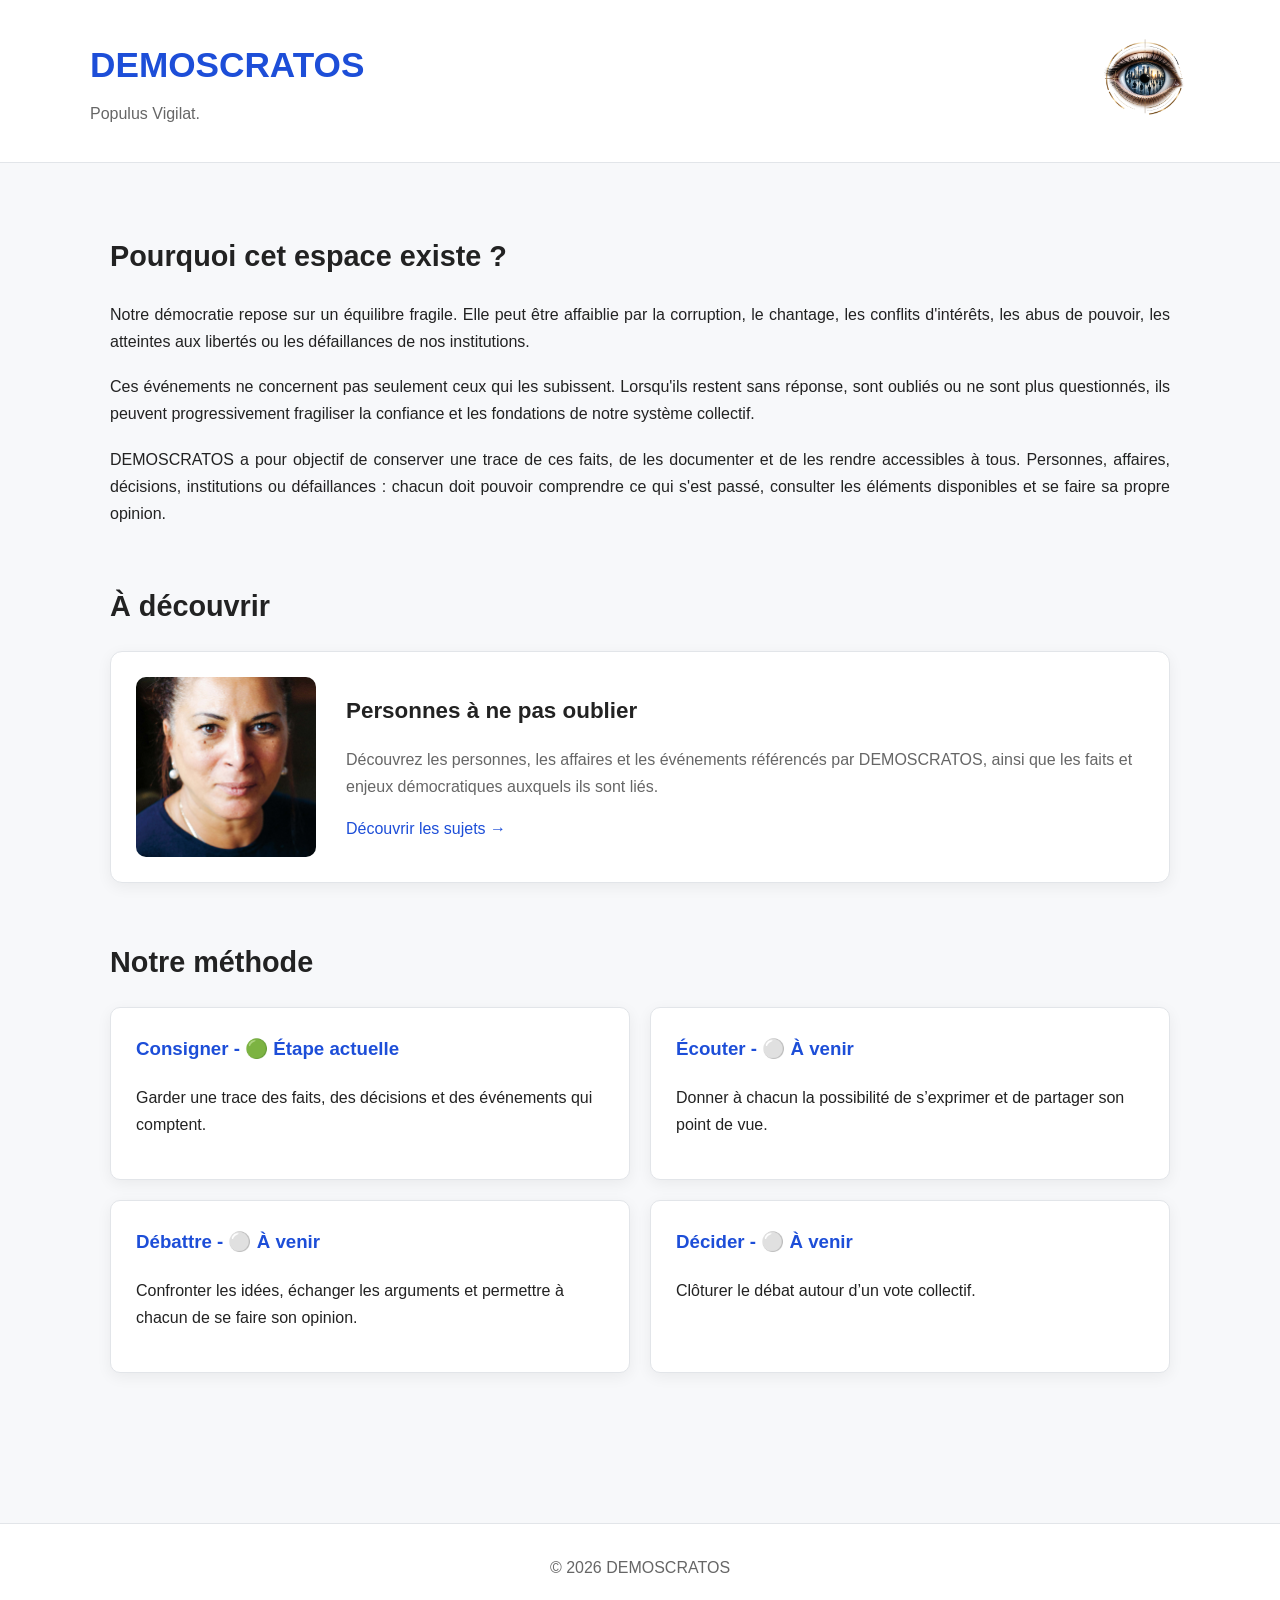
<file: index.html>
<!DOCTYPE html>
<html lang="fr">

<head>
    <meta charset="UTF-8">
    <meta name="viewport" content="width=device-width, initial-scale=1.0">

    <title>DEMOSCRATOS</title>

    <meta name="description"
        content="Documenter les personnes et les sujets qui ne doivent pas être mis au placard.">

    <link rel="stylesheet" href="style.css">
</head>
<body>

  <header>
    <div class="header-content">

        <div class="header-text">
            <h1>DEMOSCRATOS</h1>
            <p>Populus Vigilat.</p>
        </div>

        <img
            src="images/LOGO.png"
            alt="Logo DEMOSCRATOS"
            class="logo">

    </div>
</header>


    <main>

        

        <!-- INTRODUCTION -->

        <section class="intro">

            <h2>Pourquoi cet espace existe ?</h2>

            <p>
                Notre démocratie repose sur un équilibre fragile. Elle peut être
                affaiblie par la corruption, le chantage, les conflits d'intérêts,
                les abus de pouvoir, les atteintes aux libertés ou les défaillances
                de nos institutions.
            </p>

            <p>
                Ces événements ne concernent pas seulement ceux qui les subissent.
                Lorsqu'ils restent sans réponse, sont oubliés ou ne sont plus
                questionnés, ils peuvent progressivement fragiliser la confiance
                et les fondations de notre système collectif.
            </p>

            <p>
                DEMOSCRATOS a pour objectif de conserver une trace de ces faits,
                de les documenter et de les rendre accessibles à tous.
                Personnes, affaires, décisions, institutions ou défaillances :
                chacun doit pouvoir comprendre ce qui s'est passé, consulter les
                éléments disponibles et se faire sa propre opinion.
            </p>

        </section>


        <!-- PERSONNES -->

        <section>

            <h2>À découvrir</h2>

            <article class="profile-card">

                <img
                    src="images/Houria_Aouimeur.jpg"
                    alt="Houria Aouimeur"
                    class="profile-photo">

                <div class="profile-info">

                    <h3>Personnes à ne pas oublier</h3>

                    <p>
                        Découvrez les personnes, les affaires et les événements référencés par DEMOSCRATOS, ainsi que les faits et enjeux démocratiques auxquels ils sont liés.
                    </p>

                    <a href="personnes/index.html">
                        Découvrir les sujets →
                    </a>

                </div>

            </article>

        </section>


        <!-- MÉTHODE -->

        <section>

            <h2>Notre méthode</h2>

            <div class="principles-grid">

                <div>

                    <h3>Consigner - 🟢 Étape actuelle</h3>

                    <p>
                        Garder une trace des faits, des décisions et des événements qui comptent.
                    </p>

                </div>


                <div>

                    <h3>Écouter - ⚪ À venir</h3>

                    <p>
                        Donner à chacun la possibilité de s’exprimer et de partager son point de vue.
                    </p>

                </div>


                <div>

                    <h3>Débattre - ⚪ À venir</h3>

                    <p>
                        Confronter les idées, échanger les arguments et permettre à chacun de se faire son opinion.
                    </p>

                </div>


                <div>

                    <h3>Décider - ⚪ À venir</h3>

                    <p>
                        Clôturer le débat autour d’un vote collectif.
                    </p>

                </div>

            </div>

        </section>

    </main>


    <footer>

        <p>© 2026 DEMOSCRATOS</p>

    </footer>

</body>

</html>
</file>
<file: style.css>
/* =========================================================
   DEMOSCRATOS
   Feuille de style principale
   ========================================================= */


/* =========================================================
   VARIABLES
   ========================================================= */

:root {
    --blue: #1d4ed8;
    --blue-dark: #163a9b;
    --text: #222;
    --text-light: #666;
    --background: #f7f8fa;
    --white: #ffffff;
    --border: #e2e5e9;
    --shadow: 0 4px 15px rgba(0, 0, 0, 0.06);
}


/* =========================================================
   BASE
   ========================================================= */

* {
    box-sizing: border-box;
}

html {
    scroll-behavior: smooth;
}

body {
    margin: 0;
    padding: 0;
    background: var(--background);
    color: var(--text);
    font-family: Arial, Helvetica, sans-serif;
    line-height: 1.7;
}


/* =========================================================
   HEADER
   ========================================================= */

header {
    background: var(--white);
    border-bottom: 1px solid var(--border);
    padding: 35px 20px;
}

.header-content {
    max-width: 1100px;
    margin: 0 auto;

    display: flex;
    justify-content: space-between;
    align-items: center;
}

.header-text {
    text-align: left;
}

.logo {
    width: 90px;
    height: auto;
    display: block;
}

header h1 {
    margin: 0;
    font-size: 2.2rem;
    color: var(--blue);
}

header p {
    margin: 5px 0 0;
    color: var(--text-light);
    font-size: 1rem;
}


/* =========================================================
   CONTENU PRINCIPAL
   ========================================================= */

main {
    max-width: 1100px;
    margin: 0 auto;
    padding: 45px 20px;
}

section {
    margin-bottom: 55px;
}

section h2 {
    margin-bottom: 20px;
    font-size: 1.8rem;
    color: #222;
}

section h3 {
    color: #222;
}


/* =========================================================
   INTRODUCTION
   ========================================================= */

.intro {
    max-width: 1100px;
}

.intro p {
    margin-bottom: 18px;
    text-align: justify;
}


/* =========================================================
   CARTES DE PROFILS
   ========================================================= */

.profile-card {
    display: flex;
    align-items: center;
    gap: 30px;

    background: var(--white);
    border: 1px solid var(--border);
    border-radius: 12px;

    padding: 25px;

    box-shadow: var(--shadow);
}

.profile-info {
    flex: 1;
}

.profile-info h3 {
    margin-top: 0;
    margin-bottom: 10px;
    font-size: 1.4rem;
}

.profile-info p {
    margin-bottom: 15px;
    color: var(--text-light);
}


/* =========================================================
   PHOTOS
   ========================================================= */

.profile-photo {
    width: 180px;
    height: 180px;

    object-fit: cover;

    border-radius: 10px;
    display: block;
}

.profile-card .profile-photo {
    width: 180px;
    height: 180px;
}

.profile-header .profile-photo {
    width: 220px;
    height: 220px;
}


/* =========================================================
   LIENS
   ========================================================= */

a {
    color: var(--blue);
    text-decoration: none;
}

a:hover {
    color: var(--blue-dark);
    text-decoration: underline;
}


/* =========================================================
   FICHE PERSONNE
   ========================================================= */

.profile-header {
    display: flex;
    align-items: center;
    gap: 35px;

    background: var(--white);
    border: 1px solid var(--border);
    border-radius: 12px;

    padding: 30px;
    margin-bottom: 45px;

    box-shadow: var(--shadow);
}

.profile-header h2 {
    margin-top: 0;
    margin-bottom: 10px;
}

.profile-role {
    color: var(--text-light);
    font-size: 1.05rem;
}

.profile-details {
    margin-top: 20px;
}


/* =========================================================
   INFORMATIONS RAPIDES
   ========================================================= */

.quick-info {
    display: grid;
    grid-template-columns: repeat(2, 1fr);
    gap: 15px;

    margin-top: 25px;
}

.quick-info p {
    background: var(--white);
    border: 1px solid var(--border);
    border-radius: 8px;

    padding: 15px;
    margin: 0;
}

.quick-info strong {
    display: inline;
    margin-right: 5px;
}


/* =========================================================
   SECTIONS DES FICHES
   ========================================================= */

.profile-section {
    background: var(--white);
    border: 1px solid var(--border);
    border-radius: 12px;

    padding: 30px;
    margin-bottom: 40px;

    box-shadow: var(--shadow);
}

.profile-section h2 {
    margin-top: 0;
}


/* =========================================================
   TEXTE JUSTIFIÉ
   ========================================================= */

.justified-text {
    text-align: justify;
}

.justified-text p {
    margin-bottom: 20px;
}


/* =========================================================
   SOURCES
   ========================================================= */

.sources {
    margin-top: 40px;
    padding: 25px;

    background: var(--white);
    border: 1px solid var(--border);
    border-radius: 10px;
}

.sources h3 {
    margin-top: 0;
    margin-bottom: 18px;
}

.sources ul {
    margin: 0;
    padding-left: 22px;
}

.sources li {
    margin-bottom: 12px;
}

.sources a {
    color: var(--blue);
}

.sources a:hover {
    text-decoration: underline;
}


/* =========================================================
   CHRONOLOGIE
   ========================================================= */

.timeline {
    position: relative;

    margin: 30px 0;
    padding-left: 30px;
}

.timeline::before {
    content: "";

    position: absolute;
    left: 7px;
    top: 0;
    bottom: 0;

    width: 2px;
    background: var(--border);
}

.timeline-item {
    position: relative;
    margin-bottom: 30px;
}

.timeline-item::before {
    content: "";

    position: absolute;
    left: -29px;
    top: 7px;

    width: 12px;
    height: 12px;

    background: var(--blue);
    border-radius: 50%;
}

.timeline-date {
    font-weight: bold;
    color: var(--blue);
    margin-bottom: 5px;
}


/* =========================================================
   PRINCIPES
   ========================================================= */

.principles-grid {
    display: grid;
    grid-template-columns: repeat(2, 1fr);
    gap: 20px;
}

.principles-grid > div {
    background: var(--white);
    border: 1px solid var(--border);
    border-radius: 10px;

    padding: 25px;

    box-shadow: var(--shadow);
}

.principles-grid h3 {
    margin-top: 0;
    color: var(--blue);
}


/* =========================================================
   FOOTER
   ========================================================= */

footer {
    margin-top: 50px;
    padding: 30px 20px;

    text-align: center;

    background: var(--white);
    border-top: 1px solid var(--border);

    color: var(--text-light);
}

footer p {
    margin: 0;
}


/* =========================================================
   MOBILE
   ========================================================= */

@media (max-width: 700px) {

    header {
        padding: 25px 20px;
    }

    .header-content {
        max-width: 100%;
    }

    header h1 {
        font-size: 1.8rem;
    }

    .logo {
        width: 70px;
    }

    main {
        padding: 30px 15px;
    }

    section h2 {
        font-size: 1.5rem;
    }

    .profile-card {
        flex-direction: column;
        align-items: flex-start;
    }

    .profile-card .profile-photo {
        width: 150px;
        height: 150px;
    }

    .profile-header {
        flex-direction: column;
        align-items: flex-start;
    }

    .profile-header .profile-photo {
        width: 180px;
        height: 180px;
    }

    .quick-info {
        grid-template-columns: 1fr;
    }

    .principles-grid {
        grid-template-columns: 1fr;
    }

    .justified-text {
        text-align: left;
    }

    .sources {
        padding: 20px;
    }

    .profile-section {
        padding: 20px;
    }
}
</file>
